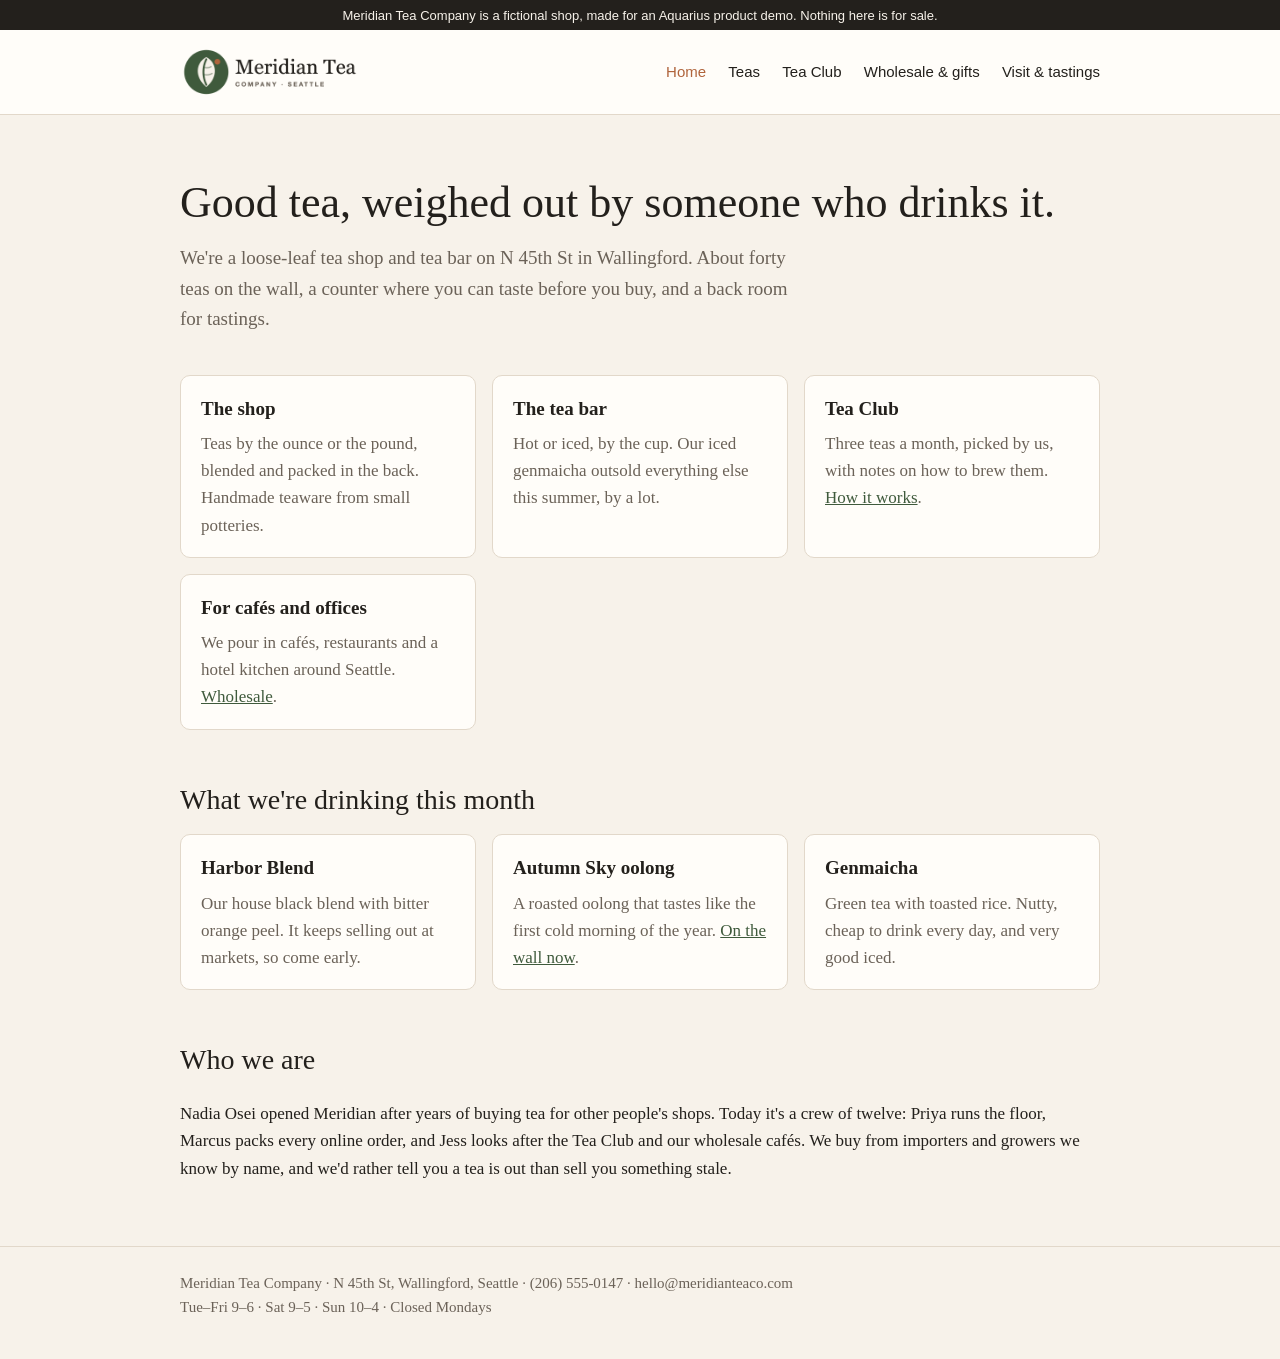
<file: index.html>
<!doctype html>
<html lang="en">
<head>
<meta charset="utf-8">
<meta name="viewport" content="width=device-width, initial-scale=1">
<title>Meridian Tea Company · Loose-leaf tea in Wallingford, Seattle</title>
<meta name="description" content="Meridian Tea Company is a loose-leaf tea shop and tea bar in Wallingford, Seattle. Teas by the ounce, a monthly Tea Club, wholesale for cafés, and private tastings.">
<link rel="icon" type="image/svg+xml" href="icon.svg">
<link rel="apple-touch-icon" sizes="180x180" href="apple-touch-icon.png">
<link rel="stylesheet" href="style.css">
</head>
<body>
<header class="site"><div class="wrap">
  <a class="brand" href="index.html"><img class="logo" src="logo.png" alt="Meridian Tea Company logo" width="252" height="64"></a>
  <nav>
    <a href="index.html" aria-current="page">Home</a>
    <a href="teas.html">Teas</a>
    <a href="club.html">Tea Club</a>
    <a href="wholesale.html">Wholesale &amp; gifts</a>
    <a href="visit.html">Visit &amp; tastings</a>
  </nav>
</div></header>

<main class="wrap">
  <section class="hero">
    <h1>Good tea, weighed out by someone who drinks it.</h1>
    <p>We're a loose-leaf tea shop and tea bar on N 45th St in Wallingford. About forty teas on the wall, a counter where you can taste before you buy, and a back room for tastings.</p>
  </section>

  <div class="grid">
    <div class="card"><h3>The shop</h3><p>Teas by the ounce or the pound, blended and packed in the back. Handmade teaware from small potteries.</p></div>
    <div class="card"><h3>The tea bar</h3><p>Hot or iced, by the cup. Our iced genmaicha outsold everything else this summer, by a lot.</p></div>
    <div class="card"><h3>Tea Club</h3><p>Three teas a month, picked by us, with notes on how to brew them. <a href="club.html">How it works</a>.</p></div>
    <div class="card"><h3>For cafés and offices</h3><p>We pour in cafés, restaurants and a hotel kitchen around Seattle. <a href="wholesale.html">Wholesale</a>.</p></div>
  </div>

  <h2>What we're drinking this month</h2>
  <div class="grid">
    <div class="card"><h3>Harbor Blend</h3><p>Our house black blend with bitter orange peel. It keeps selling out at markets, so come early.</p></div>
    <div class="card"><h3>Autumn Sky oolong</h3><p>A roasted oolong that tastes like the first cold morning of the year. <a href="teas.html">On the wall now</a>.</p></div>
    <div class="card"><h3>Genmaicha</h3><p>Green tea with toasted rice. Nutty, cheap to drink every day, and very good iced.</p></div>
  </div>

  <h2>Who we are</h2>
  <p>Nadia Osei opened Meridian after years of buying tea for other people's shops. Today it's a crew of twelve: Priya runs the floor, Marcus packs every online order, and Jess looks after the Tea Club and our wholesale cafés. We buy from importers and growers we know by name, and we'd rather tell you a tea is out than sell you something stale.</p>
</main>

<footer class="site"><div class="wrap">
  Meridian Tea Company · N 45th St, Wallingford, Seattle · (206) 555-0147 · hello@meridianteaco.com<br>
  Tue–Fri 9–6 · Sat 9–5 · Sun 10–4 · Closed Mondays
</div></footer>
</body>
</html>
</file>
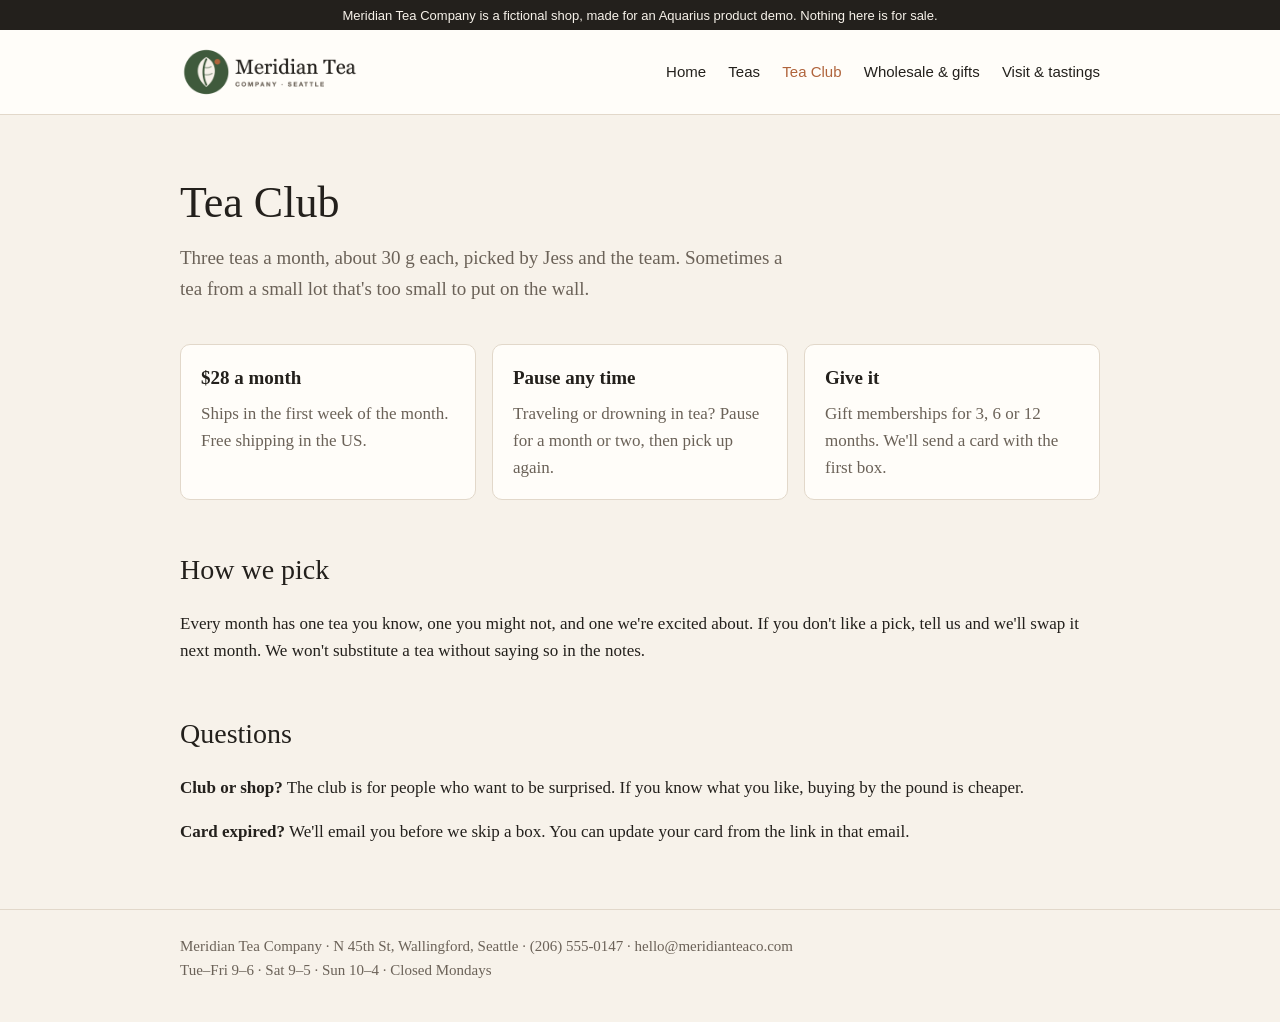
<file: club.html>
<!doctype html>
<html lang="en">
<head>
<meta charset="utf-8">
<meta name="viewport" content="width=device-width, initial-scale=1">
<title>Tea Club · Meridian Tea Company</title>
<meta name="description" content="The Meridian Tea Club: three teas a month picked by our team in Wallingford, Seattle, with brewing notes. Pause or gift any time.">
<link rel="icon" type="image/svg+xml" href="icon.svg">
<link rel="apple-touch-icon" sizes="180x180" href="apple-touch-icon.png">
<link rel="stylesheet" href="style.css">
</head>
<body>
<header class="site"><div class="wrap">
  <a class="brand" href="index.html"><img class="logo" src="logo.png" alt="Meridian Tea Company logo" width="252" height="64"></a>
  <nav>
    <a href="index.html">Home</a>
    <a href="teas.html">Teas</a>
    <a href="club.html" aria-current="page">Tea Club</a>
    <a href="wholesale.html">Wholesale &amp; gifts</a>
    <a href="visit.html">Visit &amp; tastings</a>
  </nav>
</div></header>

<main class="wrap">
  <section class="hero">
    <h1>Tea Club</h1>
    <p>Three teas a month, about 30 g each, picked by Jess and the team. Sometimes a tea from a small lot that's too small to put on the wall.</p>
  </section>

  <div class="grid">
    <div class="card"><h3>$28 a month</h3><p>Ships in the first week of the month. Free shipping in the US.</p></div>
    <div class="card"><h3>Pause any time</h3><p>Traveling or drowning in tea? Pause for a month or two, then pick up again.</p></div>
    <div class="card"><h3>Give it</h3><p>Gift memberships for 3, 6 or 12 months. We'll send a card with the first box.</p></div>
  </div>

  <h2>How we pick</h2>
  <p>Every month has one tea you know, one you might not, and one we're excited about. If you don't like a pick, tell us and we'll swap it next month. We won't substitute a tea without saying so in the notes.</p>

  <h2>Questions</h2>
  <p><strong>Club or shop?</strong> The club is for people who want to be surprised. If you know what you like, buying by the pound is cheaper.</p>
  <p><strong>Card expired?</strong> We'll email you before we skip a box. You can update your card from the link in that email.</p>
</main>

<footer class="site"><div class="wrap">
  Meridian Tea Company · N 45th St, Wallingford, Seattle · (206) 555-0147 · hello@meridianteaco.com<br>
  Tue–Fri 9–6 · Sat 9–5 · Sun 10–4 · Closed Mondays
</div></footer>
</body>
</html>
</file>
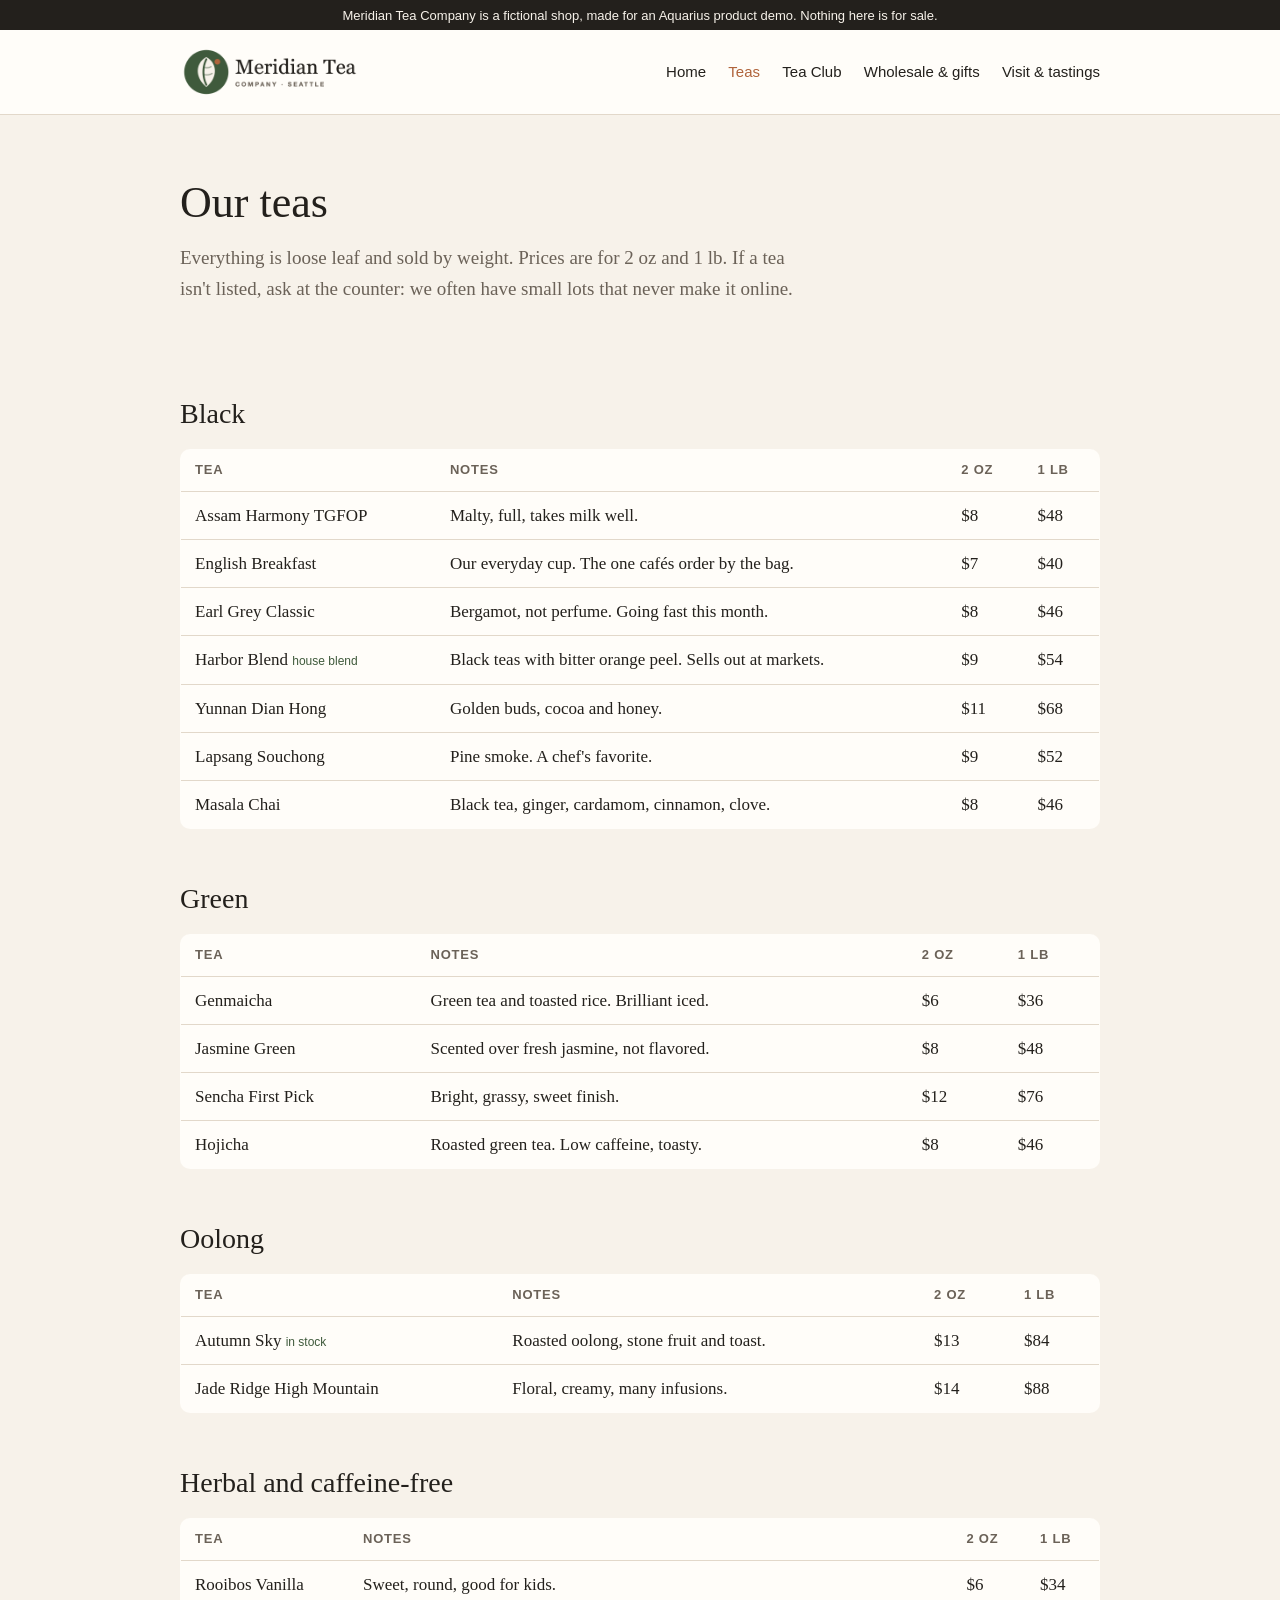
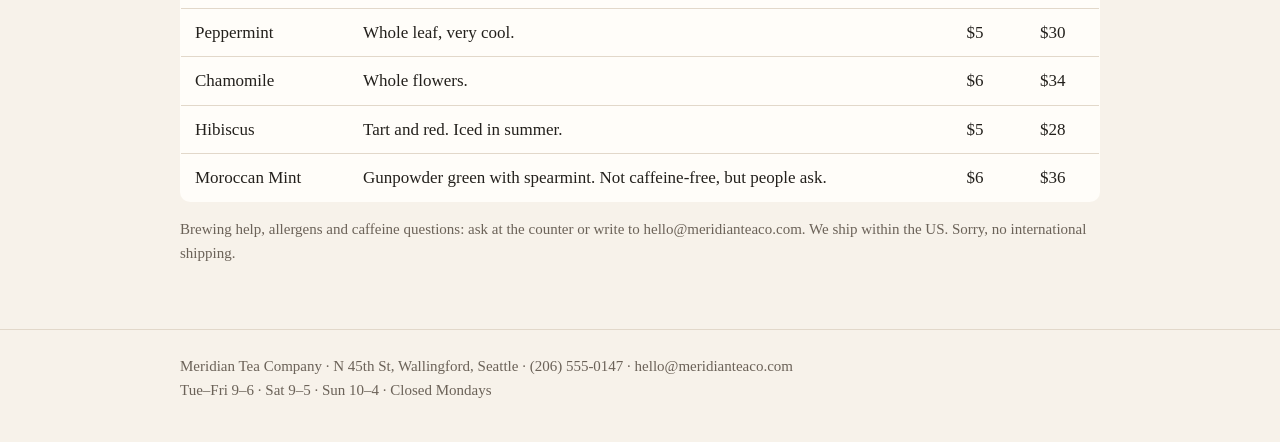
<file: teas.html>
<!doctype html>
<html lang="en">
<head>
<meta charset="utf-8">
<meta name="viewport" content="width=device-width, initial-scale=1">
<title>Our teas · Meridian Tea Company</title>
<meta name="description" content="Loose-leaf black, green, oolong and herbal teas at Meridian Tea Company in Wallingford, Seattle. Sold by the ounce and the pound.">
<link rel="icon" type="image/svg+xml" href="icon.svg">
<link rel="apple-touch-icon" sizes="180x180" href="apple-touch-icon.png">
<link rel="stylesheet" href="style.css">
</head>
<body>
<header class="site"><div class="wrap">
  <a class="brand" href="index.html"><img class="logo" src="logo.png" alt="Meridian Tea Company logo" width="252" height="64"></a>
  <nav>
    <a href="index.html">Home</a>
    <a href="teas.html" aria-current="page">Teas</a>
    <a href="club.html">Tea Club</a>
    <a href="wholesale.html">Wholesale &amp; gifts</a>
    <a href="visit.html">Visit &amp; tastings</a>
  </nav>
</div></header>

<main class="wrap">
  <section class="hero">
    <h1>Our teas</h1>
    <p>Everything is loose leaf and sold by weight. Prices are for 2 oz and 1 lb. If a tea isn't listed, ask at the counter: we often have small lots that never make it online.</p>
  </section>

  <h2>Black</h2>
  <table>
    <tr><th>Tea</th><th>Notes</th><th>2 oz</th><th>1 lb</th></tr>
    <tr><td>Assam Harmony TGFOP</td><td>Malty, full, takes milk well.</td><td>$8</td><td>$48</td></tr>
    <tr><td>English Breakfast</td><td>Our everyday cup. The one cafés order by the bag.</td><td>$7</td><td>$40</td></tr>
    <tr><td>Earl Grey Classic</td><td>Bergamot, not perfume. Going fast this month.</td><td>$8</td><td>$46</td></tr>
    <tr><td>Harbor Blend <span class="tag">house blend</span></td><td>Black teas with bitter orange peel. Sells out at markets.</td><td>$9</td><td>$54</td></tr>
    <tr><td>Yunnan Dian Hong</td><td>Golden buds, cocoa and honey.</td><td>$11</td><td>$68</td></tr>
    <tr><td>Lapsang Souchong</td><td>Pine smoke. A chef's favorite.</td><td>$9</td><td>$52</td></tr>
    <tr><td>Masala Chai</td><td>Black tea, ginger, cardamom, cinnamon, clove.</td><td>$8</td><td>$46</td></tr>
  </table>

  <h2>Green</h2>
  <table>
    <tr><th>Tea</th><th>Notes</th><th>2 oz</th><th>1 lb</th></tr>
    <tr><td>Genmaicha</td><td>Green tea and toasted rice. Brilliant iced.</td><td>$6</td><td>$36</td></tr>
    <tr><td>Jasmine Green</td><td>Scented over fresh jasmine, not flavored.</td><td>$8</td><td>$48</td></tr>
    <tr><td>Sencha First Pick</td><td>Bright, grassy, sweet finish.</td><td>$12</td><td>$76</td></tr>
    <tr><td>Hojicha</td><td>Roasted green tea. Low caffeine, toasty.</td><td>$8</td><td>$46</td></tr>
  </table>

  <h2>Oolong</h2>
  <table>
    <tr><th>Tea</th><th>Notes</th><th>2 oz</th><th>1 lb</th></tr>
    <tr><td>Autumn Sky <span class="tag">in stock</span></td><td>Roasted oolong, stone fruit and toast.</td><td>$13</td><td>$84</td></tr>
    <tr><td>Jade Ridge High Mountain</td><td>Floral, creamy, many infusions.</td><td>$14</td><td>$88</td></tr>
  </table>

  <h2>Herbal and caffeine-free</h2>
  <table>
    <tr><th>Tea</th><th>Notes</th><th>2 oz</th><th>1 lb</th></tr>
    <tr><td>Rooibos Vanilla</td><td>Sweet, round, good for kids.</td><td>$6</td><td>$34</td></tr>
    <tr><td>Peppermint</td><td>Whole leaf, very cool.</td><td>$5</td><td>$30</td></tr>
    <tr><td>Chamomile</td><td>Whole flowers.</td><td>$6</td><td>$34</td></tr>
    <tr><td>Hibiscus</td><td>Tart and red. Iced in summer.</td><td>$5</td><td>$28</td></tr>
    <tr><td>Moroccan Mint</td><td>Gunpowder green with spearmint. Not caffeine-free, but people ask.</td><td>$6</td><td>$36</td></tr>
  </table>

  <p class="note">Brewing help, allergens and caffeine questions: ask at the counter or write to hello@meridianteaco.com. We ship within the US. Sorry, no international shipping.</p>
</main>

<footer class="site"><div class="wrap">
  Meridian Tea Company · N 45th St, Wallingford, Seattle · (206) 555-0147 · hello@meridianteaco.com<br>
  Tue–Fri 9–6 · Sat 9–5 · Sun 10–4 · Closed Mondays
</div></footer>
</body>
</html>
</file>
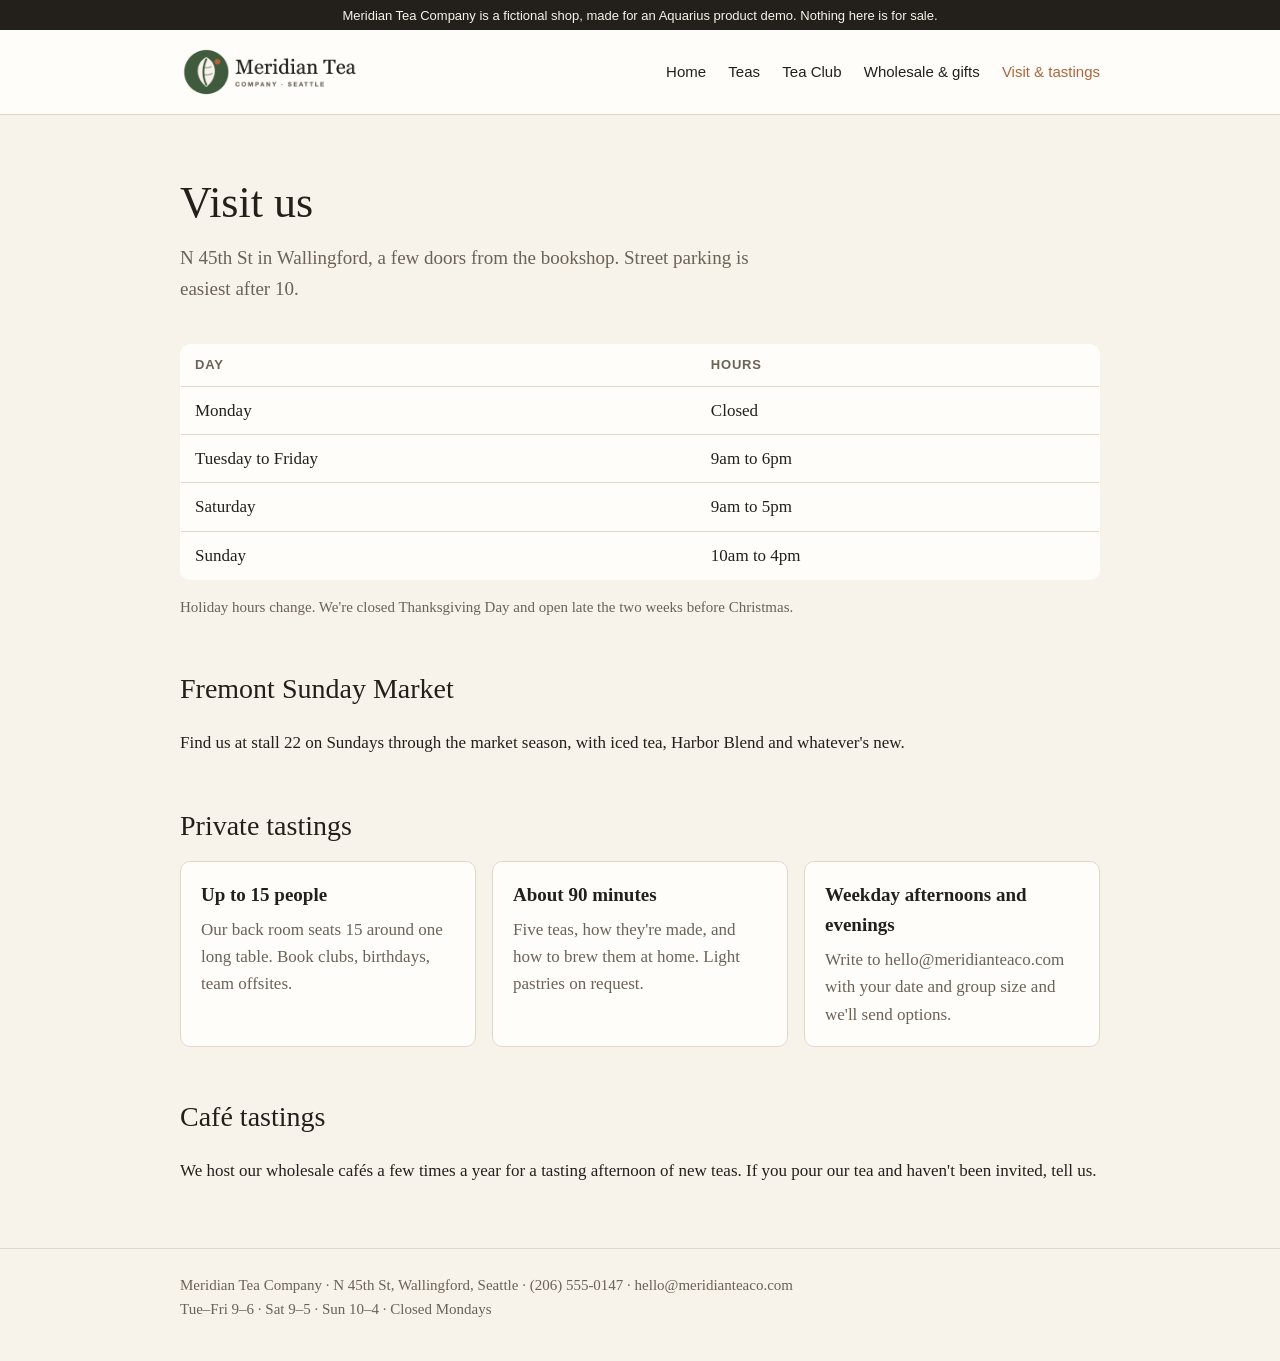
<file: visit.html>
<!doctype html>
<html lang="en">
<head>
<meta charset="utf-8">
<meta name="viewport" content="width=device-width, initial-scale=1">
<title>Visit and private tastings · Meridian Tea Company</title>
<meta name="description" content="Visit Meridian Tea Company in Wallingford, Seattle. Hours, the Fremont Sunday Market stall, and private tastings in our back room for up to 15 people.">
<link rel="icon" type="image/svg+xml" href="icon.svg">
<link rel="apple-touch-icon" sizes="180x180" href="apple-touch-icon.png">
<link rel="stylesheet" href="style.css">
</head>
<body>
<header class="site"><div class="wrap">
  <a class="brand" href="index.html"><img class="logo" src="logo.png" alt="Meridian Tea Company logo" width="252" height="64"></a>
  <nav>
    <a href="index.html">Home</a>
    <a href="teas.html">Teas</a>
    <a href="club.html">Tea Club</a>
    <a href="wholesale.html">Wholesale &amp; gifts</a>
    <a href="visit.html" aria-current="page">Visit &amp; tastings</a>
  </nav>
</div></header>

<main class="wrap">
  <section class="hero">
    <h1>Visit us</h1>
    <p>N 45th St in Wallingford, a few doors from the bookshop. Street parking is easiest after 10.</p>
  </section>

  <table>
    <tr><th>Day</th><th>Hours</th></tr>
    <tr><td>Monday</td><td>Closed</td></tr>
    <tr><td>Tuesday to Friday</td><td>9am to 6pm</td></tr>
    <tr><td>Saturday</td><td>9am to 5pm</td></tr>
    <tr><td>Sunday</td><td>10am to 4pm</td></tr>
  </table>
  <p class="note">Holiday hours change. We're closed Thanksgiving Day and open late the two weeks before Christmas.</p>

  <h2>Fremont Sunday Market</h2>
  <p>Find us at stall 22 on Sundays through the market season, with iced tea, Harbor Blend and whatever's new.</p>

  <h2>Private tastings</h2>
  <div class="grid">
    <div class="card"><h3>Up to 15 people</h3><p>Our back room seats 15 around one long table. Book clubs, birthdays, team offsites.</p></div>
    <div class="card"><h3>About 90 minutes</h3><p>Five teas, how they're made, and how to brew them at home. Light pastries on request.</p></div>
    <div class="card"><h3>Weekday afternoons and evenings</h3><p>Write to hello@meridianteaco.com with your date and group size and we'll send options.</p></div>
  </div>

  <h2>Café tastings</h2>
  <p>We host our wholesale cafés a few times a year for a tasting afternoon of new teas. If you pour our tea and haven't been invited, tell us.</p>
</main>

<footer class="site"><div class="wrap">
  Meridian Tea Company · N 45th St, Wallingford, Seattle · (206) 555-0147 · hello@meridianteaco.com<br>
  Tue–Fri 9–6 · Sat 9–5 · Sun 10–4 · Closed Mondays
</div></footer>
</body>
</html>
</file>
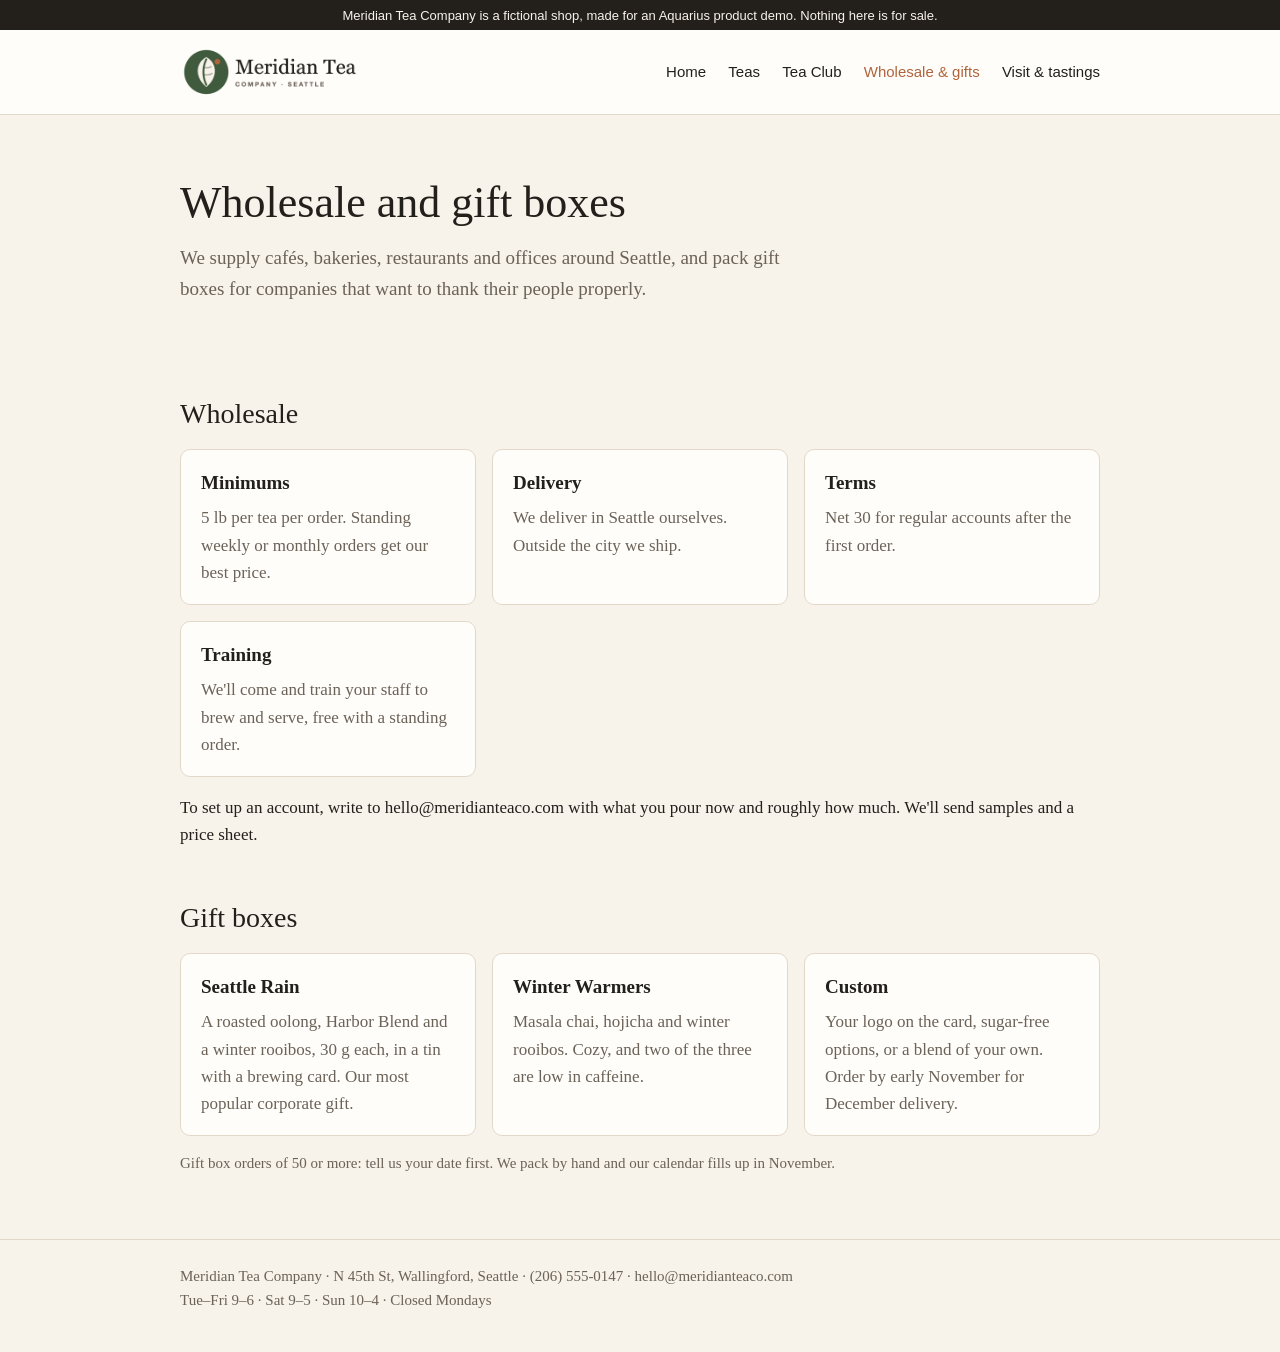
<file: wholesale.html>
<!doctype html>
<html lang="en">
<head>
<meta charset="utf-8">
<meta name="viewport" content="width=device-width, initial-scale=1">
<title>Wholesale and gift boxes · Meridian Tea Company</title>
<meta name="description" content="Wholesale loose-leaf tea for Seattle cafés, restaurants and offices, and holiday gift boxes for teams and clients, from Meridian Tea Company.">
<link rel="icon" type="image/svg+xml" href="icon.svg">
<link rel="apple-touch-icon" sizes="180x180" href="apple-touch-icon.png">
<link rel="stylesheet" href="style.css">
</head>
<body>
<header class="site"><div class="wrap">
  <a class="brand" href="index.html"><img class="logo" src="logo.png" alt="Meridian Tea Company logo" width="252" height="64"></a>
  <nav>
    <a href="index.html">Home</a>
    <a href="teas.html">Teas</a>
    <a href="club.html">Tea Club</a>
    <a href="wholesale.html" aria-current="page">Wholesale &amp; gifts</a>
    <a href="visit.html">Visit &amp; tastings</a>
  </nav>
</div></header>

<main class="wrap">
  <section class="hero">
    <h1>Wholesale and gift boxes</h1>
    <p>We supply cafés, bakeries, restaurants and offices around Seattle, and pack gift boxes for companies that want to thank their people properly.</p>
  </section>

  <h2>Wholesale</h2>
  <div class="grid">
    <div class="card"><h3>Minimums</h3><p>5 lb per tea per order. Standing weekly or monthly orders get our best price.</p></div>
    <div class="card"><h3>Delivery</h3><p>We deliver in Seattle ourselves. Outside the city we ship.</p></div>
    <div class="card"><h3>Terms</h3><p>Net 30 for regular accounts after the first order.</p></div>
    <div class="card"><h3>Training</h3><p>We'll come and train your staff to brew and serve, free with a standing order.</p></div>
  </div>
  <p>To set up an account, write to hello@meridianteaco.com with what you pour now and roughly how much. We'll send samples and a price sheet.</p>

  <h2>Gift boxes</h2>
  <div class="grid">
    <div class="card"><h3>Seattle Rain</h3><p>A roasted oolong, Harbor Blend and a winter rooibos, 30 g each, in a tin with a brewing card. Our most popular corporate gift.</p></div>
    <div class="card"><h3>Winter Warmers</h3><p>Masala chai, hojicha and winter rooibos. Cozy, and two of the three are low in caffeine.</p></div>
    <div class="card"><h3>Custom</h3><p>Your logo on the card, sugar-free options, or a blend of your own. Order by early November for December delivery.</p></div>
  </div>
  <p class="note">Gift box orders of 50 or more: tell us your date first. We pack by hand and our calendar fills up in November.</p>
</main>

<footer class="site"><div class="wrap">
  Meridian Tea Company · N 45th St, Wallingford, Seattle · (206) 555-0147 · hello@meridianteaco.com<br>
  Tue–Fri 9–6 · Sat 9–5 · Sun 10–4 · Closed Mondays
</div></footer>
</body>
</html>
</file>
<file: style.css>
:root {
  --paper: #f7f2ea;
  --ink: #23201c;
  --muted: #6b6258;
  --leaf: #3f5a3c;
  --clay: #b0643c;
  --line: #e2d8ca;
  --card: #fffdf9;
}
* { box-sizing: border-box; }
html { -webkit-text-size-adjust: 100%; }
body {
  margin: 0;
  background: var(--paper);
  color: var(--ink);
  font: 17px/1.6 Georgia, "Iowan Old Style", "Times New Roman", serif;
}
a { color: var(--leaf); }
.wrap { max-width: 960px; margin: 0 auto; padding: 0 20px; }
header.site {
  border-bottom: 1px solid var(--line);
  background: var(--card);
}
header.site .wrap {
  display: flex; align-items: center; justify-content: space-between;
  gap: 16px; flex-wrap: wrap; padding-top: 14px; padding-bottom: 14px;
}
.brand .logo { display: block; height: 56px; width: auto; }
.brand { font-size: 22px; font-weight: bold; color: var(--ink); text-decoration: none; letter-spacing: .01em; }
.brand small { display: block; font-size: 12px; font-weight: normal; color: var(--muted); letter-spacing: .08em; text-transform: uppercase; }
nav a { margin-left: 18px; color: var(--ink); text-decoration: none; font-family: -apple-system, "Segoe UI", Helvetica, Arial, sans-serif; font-size: 15px; }
nav a:hover, nav a[aria-current="page"] { color: var(--clay); }
.hero { padding: 64px 0 40px; }
.hero h1 { font-size: 44px; line-height: 1.1; margin: 0 0 16px; font-weight: normal; }
.hero p { font-size: 19px; color: var(--muted); max-width: 620px; margin: 0; }
h2 { font-weight: normal; font-size: 28px; margin: 48px 0 12px; }
h3 { margin: 0 0 6px; font-size: 19px; }
.grid { display: grid; grid-template-columns: repeat(auto-fit, minmax(240px, 1fr)); gap: 16px; }
.card { background: var(--card); border: 1px solid var(--line); border-radius: 10px; padding: 18px 20px; }
.card p { margin: 0; color: var(--muted); }
table { width: 100%; border-collapse: collapse; background: var(--card); border: 1px solid var(--line); border-radius: 10px; overflow: hidden; }
th, td { text-align: left; padding: 10px 14px; border-bottom: 1px solid var(--line); vertical-align: top; }
th { font-family: -apple-system, "Segoe UI", Helvetica, Arial, sans-serif; font-size: 13px; text-transform: uppercase; letter-spacing: .06em; color: var(--muted); font-weight: 600; }
tr:last-child td { border-bottom: 0; }
.tag { font-family: -apple-system, "Segoe UI", Helvetica, Arial, sans-serif; font-size: 12px; color: var(--leaf); }
.note { color: var(--muted); font-size: 15px; }
footer.site { margin-top: 64px; border-top: 1px solid var(--line); padding: 24px 0 40px; color: var(--muted); font-size: 15px; }
/* The fictional-shop notice is a picture, so people see it and page-text readers do not. */
body::before {
  content: ""; display: block; height: 30px;
  background: #23201c url("demo-banner.svg") center / auto 30px no-repeat;
}
@media (max-width: 640px) {
  .brand .logo { height: 44px; }
  .hero h1 { font-size: 34px; }
  nav a { margin: 0 14px 0 0; }
  th, td { padding: 8px 10px; }
}
</file>
